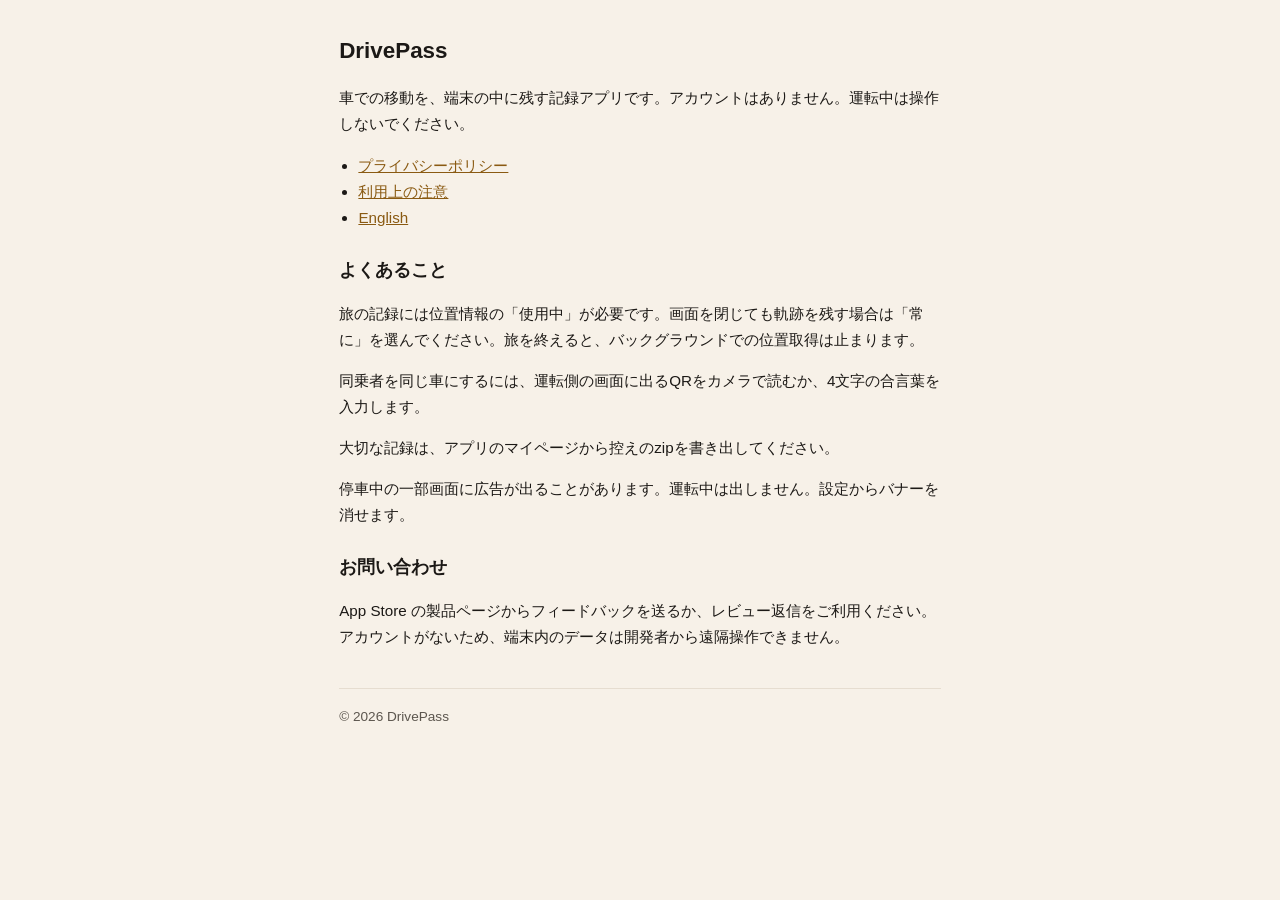
<file: index.html>
<!DOCTYPE html>
<html lang="ja">
<head>
  <meta charset="utf-8">
  <meta name="viewport" content="width=device-width, initial-scale=1">
  <title>DrivePass サポート</title>
  <meta name="description" content="DrivePassのサポート。プライバシーポリシーと利用上の注意。">
  <link rel="stylesheet" href="style.css">
</head>
<body>
  <h1>DrivePass</h1>
  <p>車での移動を、端末の中に残す記録アプリです。アカウントはありません。運転中は操作しないでください。</p>
  <ul>
    <li><a href="privacy.html">プライバシーポリシー</a></li>
    <li><a href="terms.html">利用上の注意</a></li>
    <li><a href="en/index.html">English</a></li>
  </ul>
  <h2>よくあること</h2>
  <p>旅の記録には位置情報の「使用中」が必要です。画面を閉じても軌跡を残す場合は「常に」を選んでください。旅を終えると、バックグラウンドでの位置取得は止まります。</p>
  <p>同乗者を同じ車にするには、運転側の画面に出るQRをカメラで読むか、4文字の合言葉を入力します。</p>
  <p>大切な記録は、アプリのマイページから控えのzipを書き出してください。</p>
  <p>停車中の一部画面に広告が出ることがあります。運転中は出しません。設定からバナーを消せます。</p>
  <h2>お問い合わせ</h2>
  <p>App Store の製品ページからフィードバックを送るか、レビュー返信をご利用ください。アカウントがないため、端末内のデータは開発者から遠隔操作できません。</p>
  <footer>© 2026 DrivePass</footer>
</body>
</html>
</file>
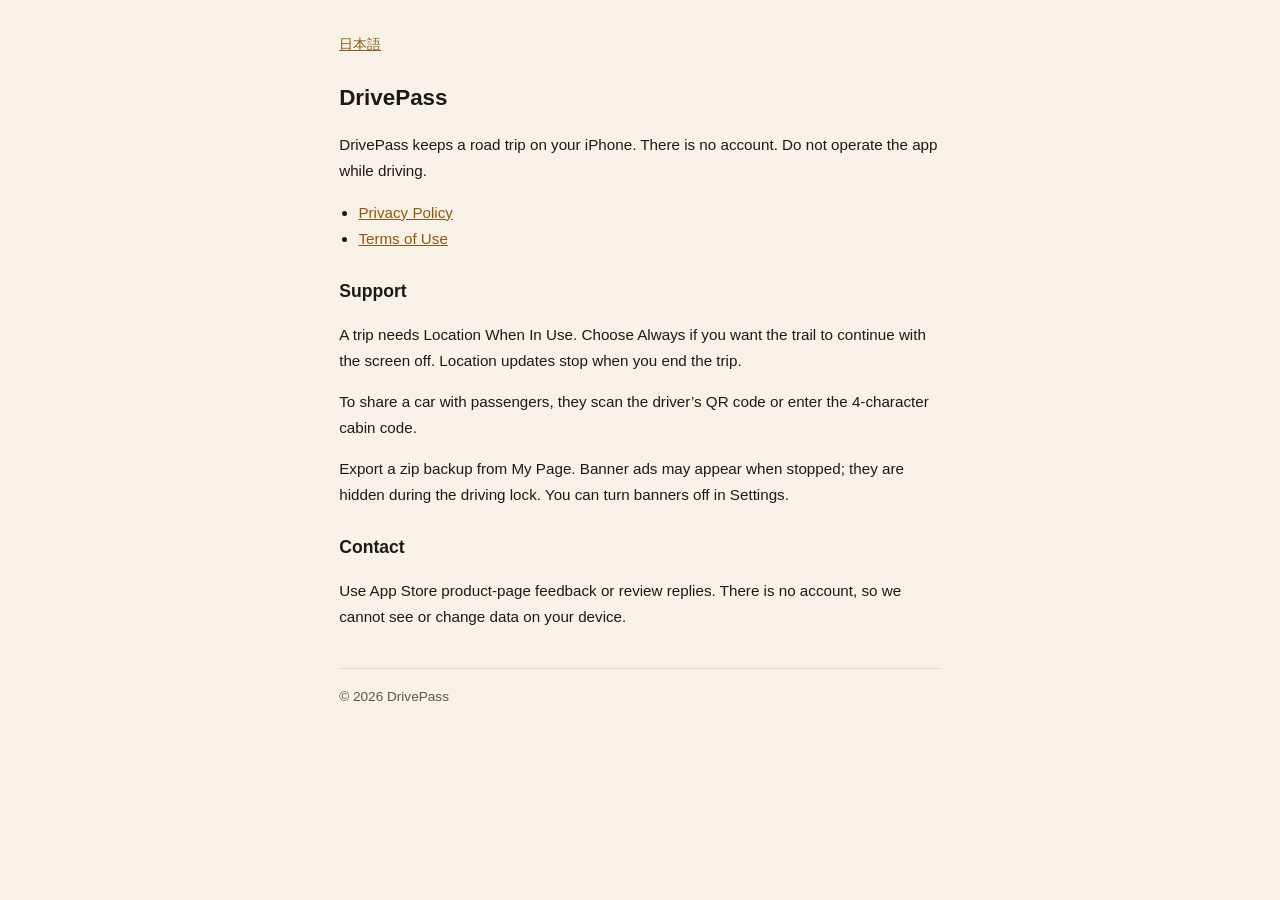
<file: en/index.html>
<!DOCTYPE html>
<html lang="en">
<head>
  <meta charset="utf-8">
  <meta name="viewport" content="width=device-width, initial-scale=1">
  <title>DrivePass Support</title>
  <link rel="stylesheet" href="../style.css">
</head>
<body>
  <nav><a href="../index.html">日本語</a></nav>
  <h1>DrivePass</h1>
  <p>DrivePass keeps a road trip on your iPhone. There is no account. Do not operate the app while driving.</p>
  <ul>
    <li><a href="privacy.html">Privacy Policy</a></li>
    <li><a href="terms.html">Terms of Use</a></li>
  </ul>
  <h2>Support</h2>
  <p>A trip needs Location When In Use. Choose Always if you want the trail to continue with the screen off. Location updates stop when you end the trip.</p>
  <p>To share a car with passengers, they scan the driver’s QR code or enter the 4-character cabin code.</p>
  <p>Export a zip backup from My Page. Banner ads may appear when stopped; they are hidden during the driving lock. You can turn banners off in Settings.</p>
  <h2>Contact</h2>
  <p>Use App Store product-page feedback or review replies. There is no account, so we cannot see or change data on your device.</p>
  <footer>© 2026 DrivePass</footer>
</body>
</html>
</file>
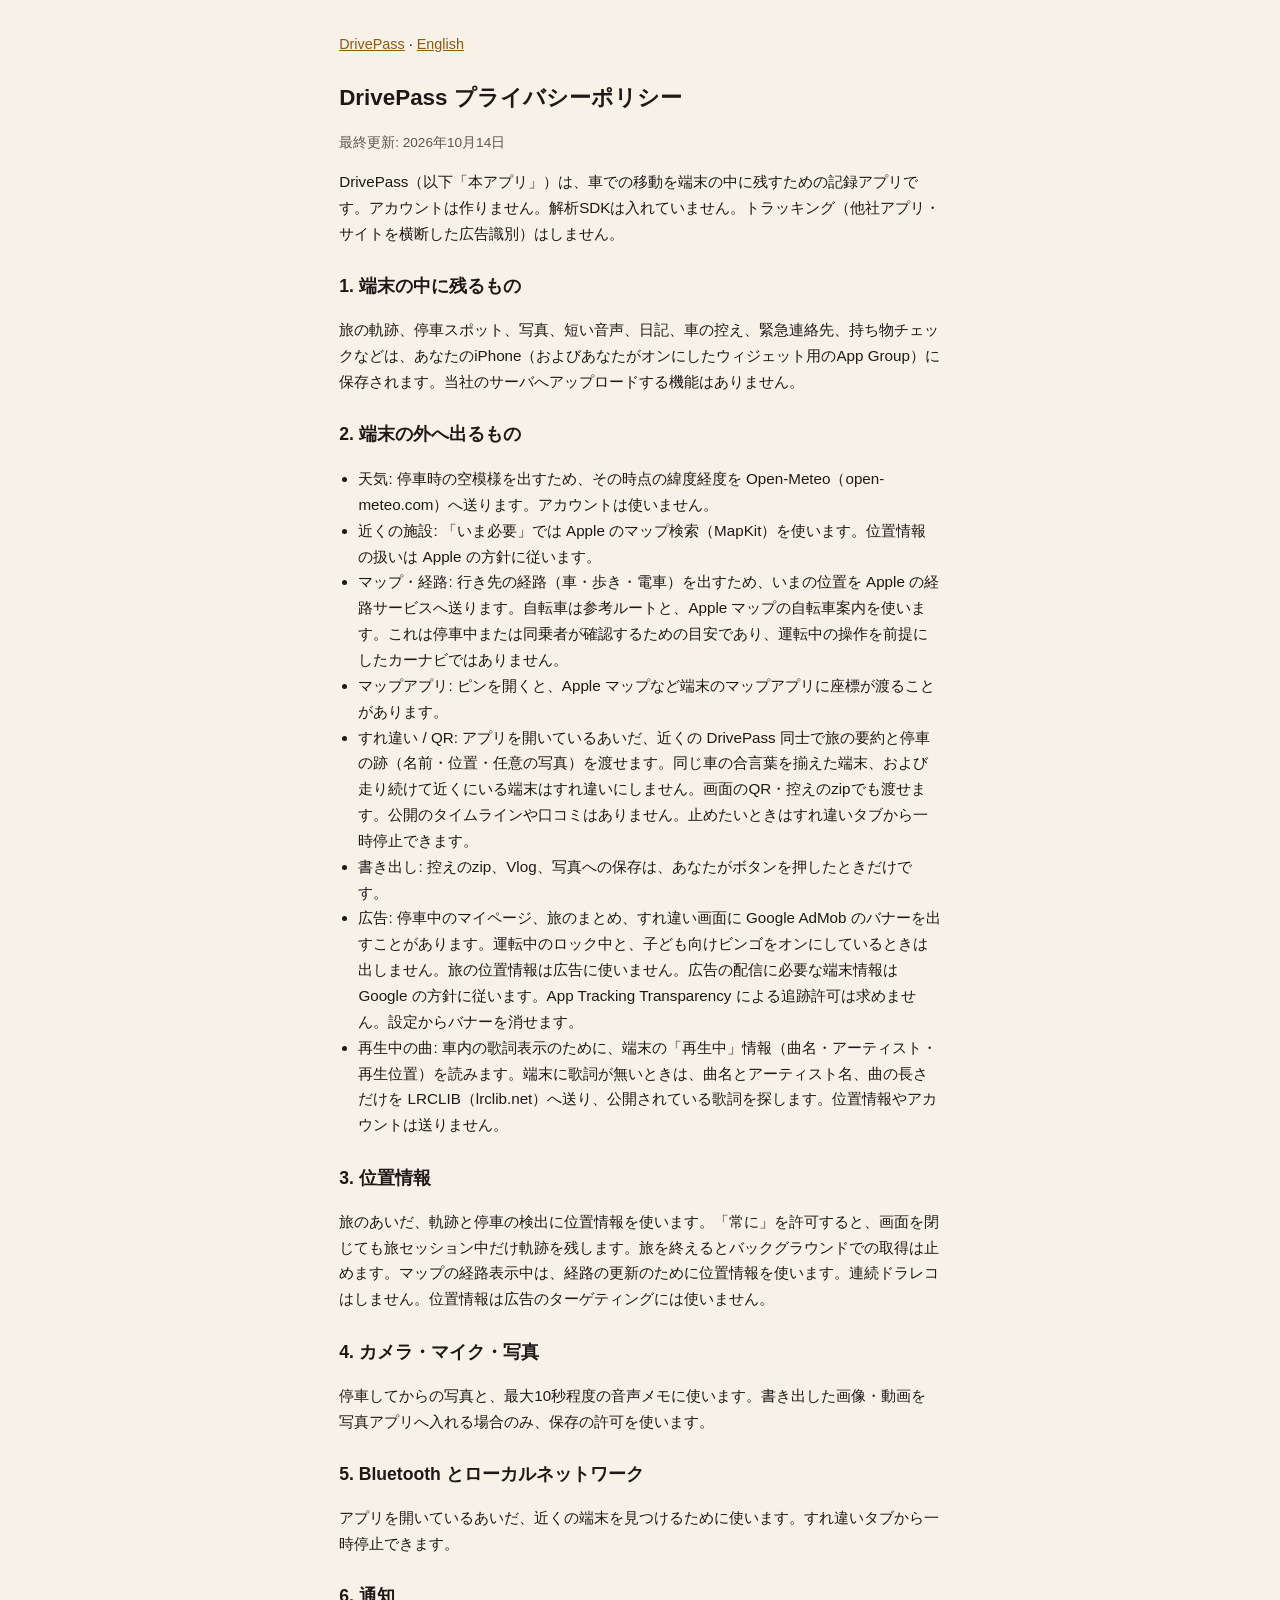
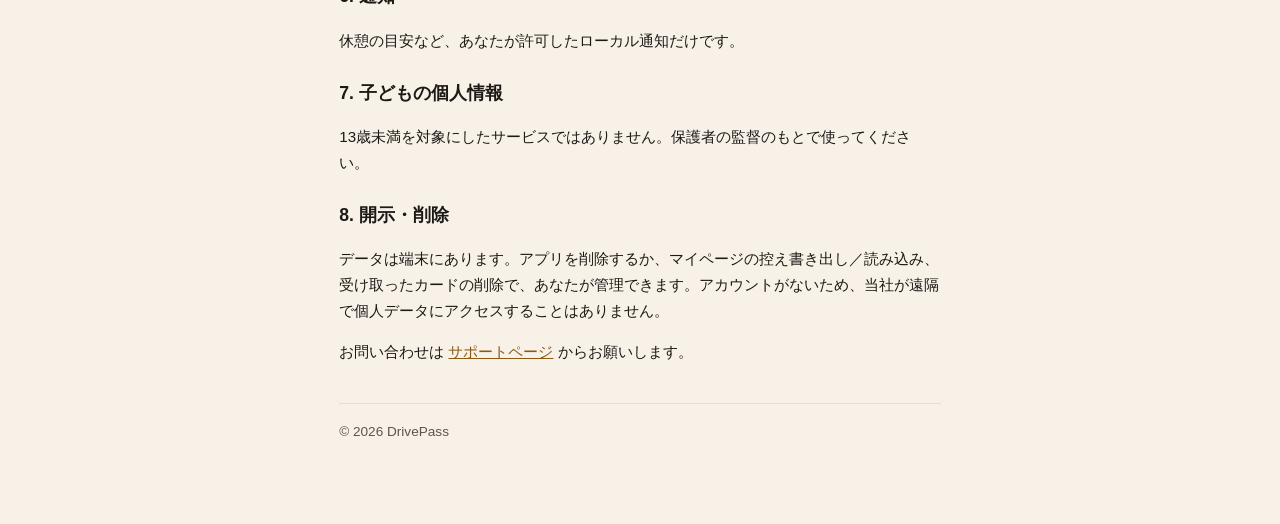
<file: privacy.html>
<!DOCTYPE html>
<html lang="ja">
<head>
  <meta charset="utf-8">
  <meta name="viewport" content="width=device-width, initial-scale=1">
  <title>DrivePass プライバシーポリシー</title>
  <link rel="stylesheet" href="style.css">
</head>
<body>
  <nav><a href="index.html">DrivePass</a> · <a href="en/privacy.html">English</a></nav>
  <h1>DrivePass プライバシーポリシー</h1>
  <p class="meta">最終更新: 2026年10月14日</p>
  <p>DrivePass（以下「本アプリ」）は、車での移動を端末の中に残すための記録アプリです。アカウントは作りません。解析SDKは入れていません。トラッキング（他社アプリ・サイトを横断した広告識別）はしません。</p>

  <h2>1. 端末の中に残るもの</h2>
  <p>旅の軌跡、停車スポット、写真、短い音声、日記、車の控え、緊急連絡先、持ち物チェックなどは、あなたのiPhone（およびあなたがオンにしたウィジェット用のApp Group）に保存されます。当社のサーバへアップロードする機能はありません。</p>

  <h2>2. 端末の外へ出るもの</h2>
  <ul>
    <li>天気: 停車時の空模様を出すため、その時点の緯度経度を Open-Meteo（open-meteo.com）へ送ります。アカウントは使いません。</li>
    <li>近くの施設: 「いま必要」では Apple のマップ検索（MapKit）を使います。位置情報の扱いは Apple の方針に従います。</li>
    <li>マップ・経路: 行き先の経路（車・歩き・電車）を出すため、いまの位置を Apple の経路サービスへ送ります。自転車は参考ルートと、Apple マップの自転車案内を使います。これは停車中または同乗者が確認するための目安であり、運転中の操作を前提にしたカーナビではありません。</li>
    <li>マップアプリ: ピンを開くと、Apple マップなど端末のマップアプリに座標が渡ることがあります。</li>
    <li>すれ違い / QR: アプリを開いているあいだ、近くの DrivePass 同士で旅の要約と停車の跡（名前・位置・任意の写真）を渡せます。同じ車の合言葉を揃えた端末、および走り続けて近くにいる端末はすれ違いにしません。画面のQR・控えのzipでも渡せます。公開のタイムラインや口コミはありません。止めたいときはすれ違いタブから一時停止できます。</li>
    <li>書き出し: 控えのzip、Vlog、写真への保存は、あなたがボタンを押したときだけです。</li>
    <li>広告: 停車中のマイページ、旅のまとめ、すれ違い画面に Google AdMob のバナーを出すことがあります。運転中のロック中と、子ども向けビンゴをオンにしているときは出しません。旅の位置情報は広告に使いません。広告の配信に必要な端末情報は Google の方針に従います。App Tracking Transparency による追跡許可は求めません。設定からバナーを消せます。</li>
    <li>再生中の曲: 車内の歌詞表示のために、端末の「再生中」情報（曲名・アーティスト・再生位置）を読みます。端末に歌詞が無いときは、曲名とアーティスト名、曲の長さだけを LRCLIB（lrclib.net）へ送り、公開されている歌詞を探します。位置情報やアカウントは送りません。</li>
  </ul>

  <h2>3. 位置情報</h2>
  <p>旅のあいだ、軌跡と停車の検出に位置情報を使います。「常に」を許可すると、画面を閉じても旅セッション中だけ軌跡を残します。旅を終えるとバックグラウンドでの取得は止めます。マップの経路表示中は、経路の更新のために位置情報を使います。連続ドラレコはしません。位置情報は広告のターゲティングには使いません。</p>

  <h2>4. カメラ・マイク・写真</h2>
  <p>停車してからの写真と、最大10秒程度の音声メモに使います。書き出した画像・動画を写真アプリへ入れる場合のみ、保存の許可を使います。</p>

  <h2>5. Bluetooth とローカルネットワーク</h2>
  <p>アプリを開いているあいだ、近くの端末を見つけるために使います。すれ違いタブから一時停止できます。</p>

  <h2>6. 通知</h2>
  <p>休憩の目安など、あなたが許可したローカル通知だけです。</p>

  <h2>7. 子どもの個人情報</h2>
  <p>13歳未満を対象にしたサービスではありません。保護者の監督のもとで使ってください。</p>

  <h2>8. 開示・削除</h2>
  <p>データは端末にあります。アプリを削除するか、マイページの控え書き出し／読み込み、受け取ったカードの削除で、あなたが管理できます。アカウントがないため、当社が遠隔で個人データにアクセスすることはありません。</p>
  <p>お問い合わせは <a href="index.html">サポートページ</a> からお願いします。</p>
  <footer>© 2026 DrivePass</footer>
</body>
</html>
</file>
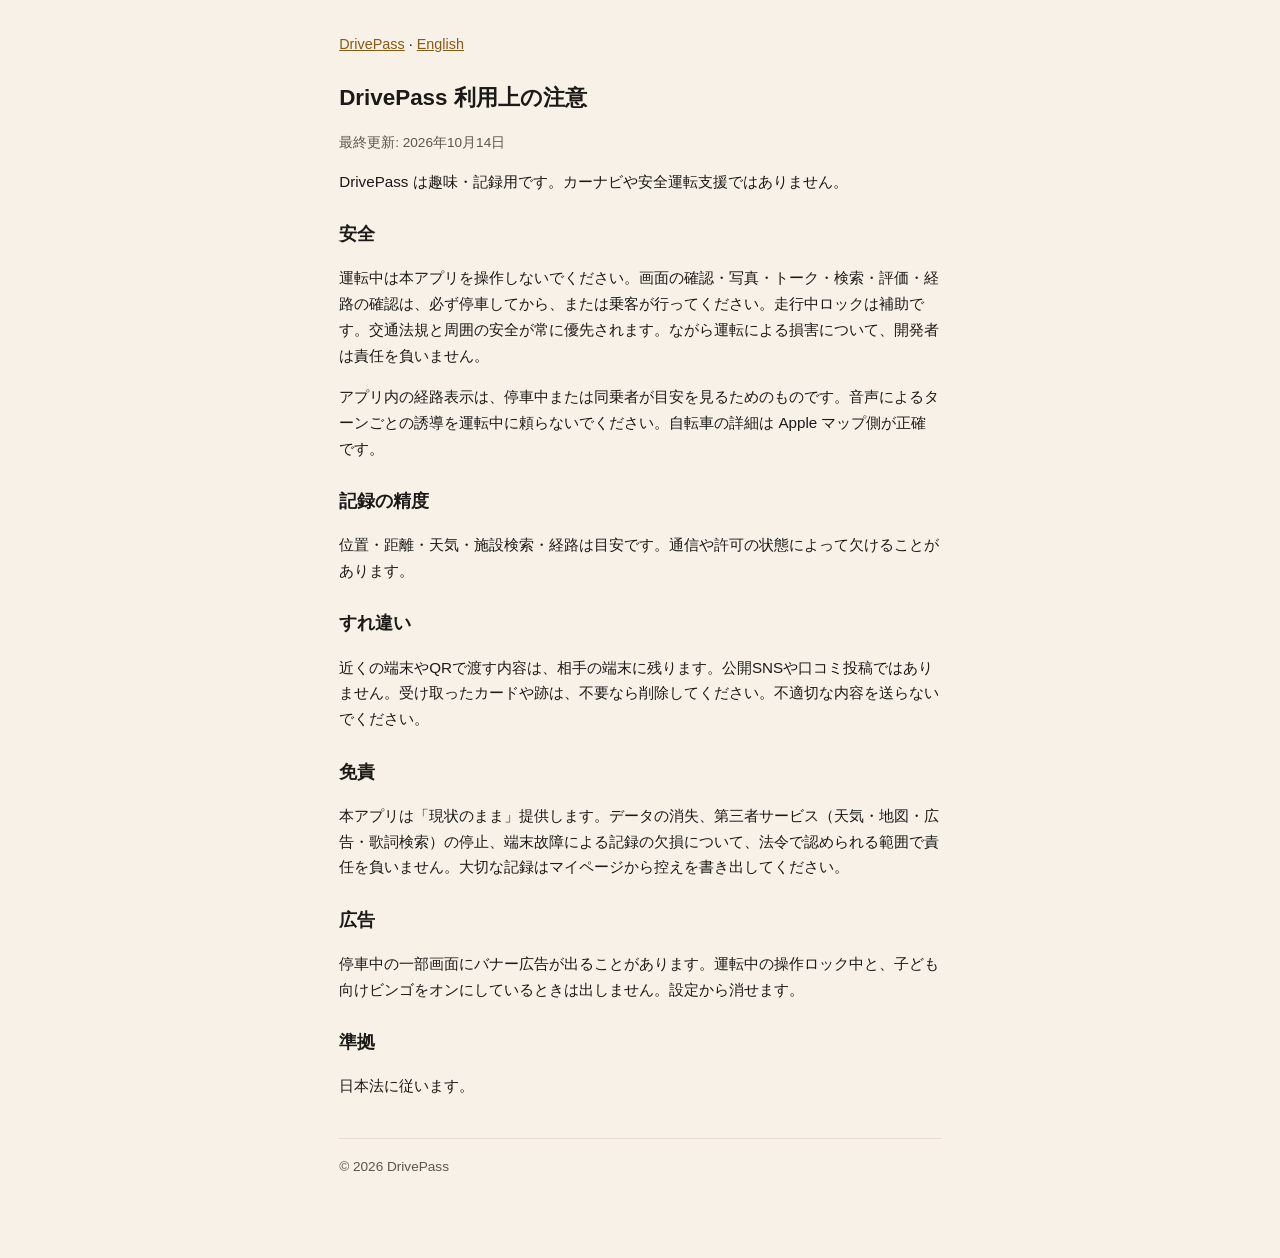
<file: terms.html>
<!DOCTYPE html>
<html lang="ja">
<head>
  <meta charset="utf-8">
  <meta name="viewport" content="width=device-width, initial-scale=1">
  <title>DrivePass 利用上の注意</title>
  <link rel="stylesheet" href="style.css">
</head>
<body>
  <nav><a href="index.html">DrivePass</a> · <a href="en/terms.html">English</a></nav>
  <h1>DrivePass 利用上の注意</h1>
  <p class="meta">最終更新: 2026年10月14日</p>
  <p>DrivePass は趣味・記録用です。カーナビや安全運転支援ではありません。</p>

  <h2>安全</h2>
  <p>運転中は本アプリを操作しないでください。画面の確認・写真・トーク・検索・評価・経路の確認は、必ず停車してから、または乗客が行ってください。走行中ロックは補助です。交通法規と周囲の安全が常に優先されます。ながら運転による損害について、開発者は責任を負いません。</p>
  <p>アプリ内の経路表示は、停車中または同乗者が目安を見るためのものです。音声によるターンごとの誘導を運転中に頼らないでください。自転車の詳細は Apple マップ側が正確です。</p>

  <h2>記録の精度</h2>
  <p>位置・距離・天気・施設検索・経路は目安です。通信や許可の状態によって欠けることがあります。</p>

  <h2>すれ違い</h2>
  <p>近くの端末やQRで渡す内容は、相手の端末に残ります。公開SNSや口コミ投稿ではありません。受け取ったカードや跡は、不要なら削除してください。不適切な内容を送らないでください。</p>

  <h2>免責</h2>
  <p>本アプリは「現状のまま」提供します。データの消失、第三者サービス（天気・地図・広告・歌詞検索）の停止、端末故障による記録の欠損について、法令で認められる範囲で責任を負いません。大切な記録はマイページから控えを書き出してください。</p>

  <h2>広告</h2>
  <p>停車中の一部画面にバナー広告が出ることがあります。運転中の操作ロック中と、子ども向けビンゴをオンにしているときは出しません。設定から消せます。</p>

  <h2>準拠</h2>
  <p>日本法に従います。</p>
  <footer>© 2026 DrivePass</footer>
</body>
</html>
</file>
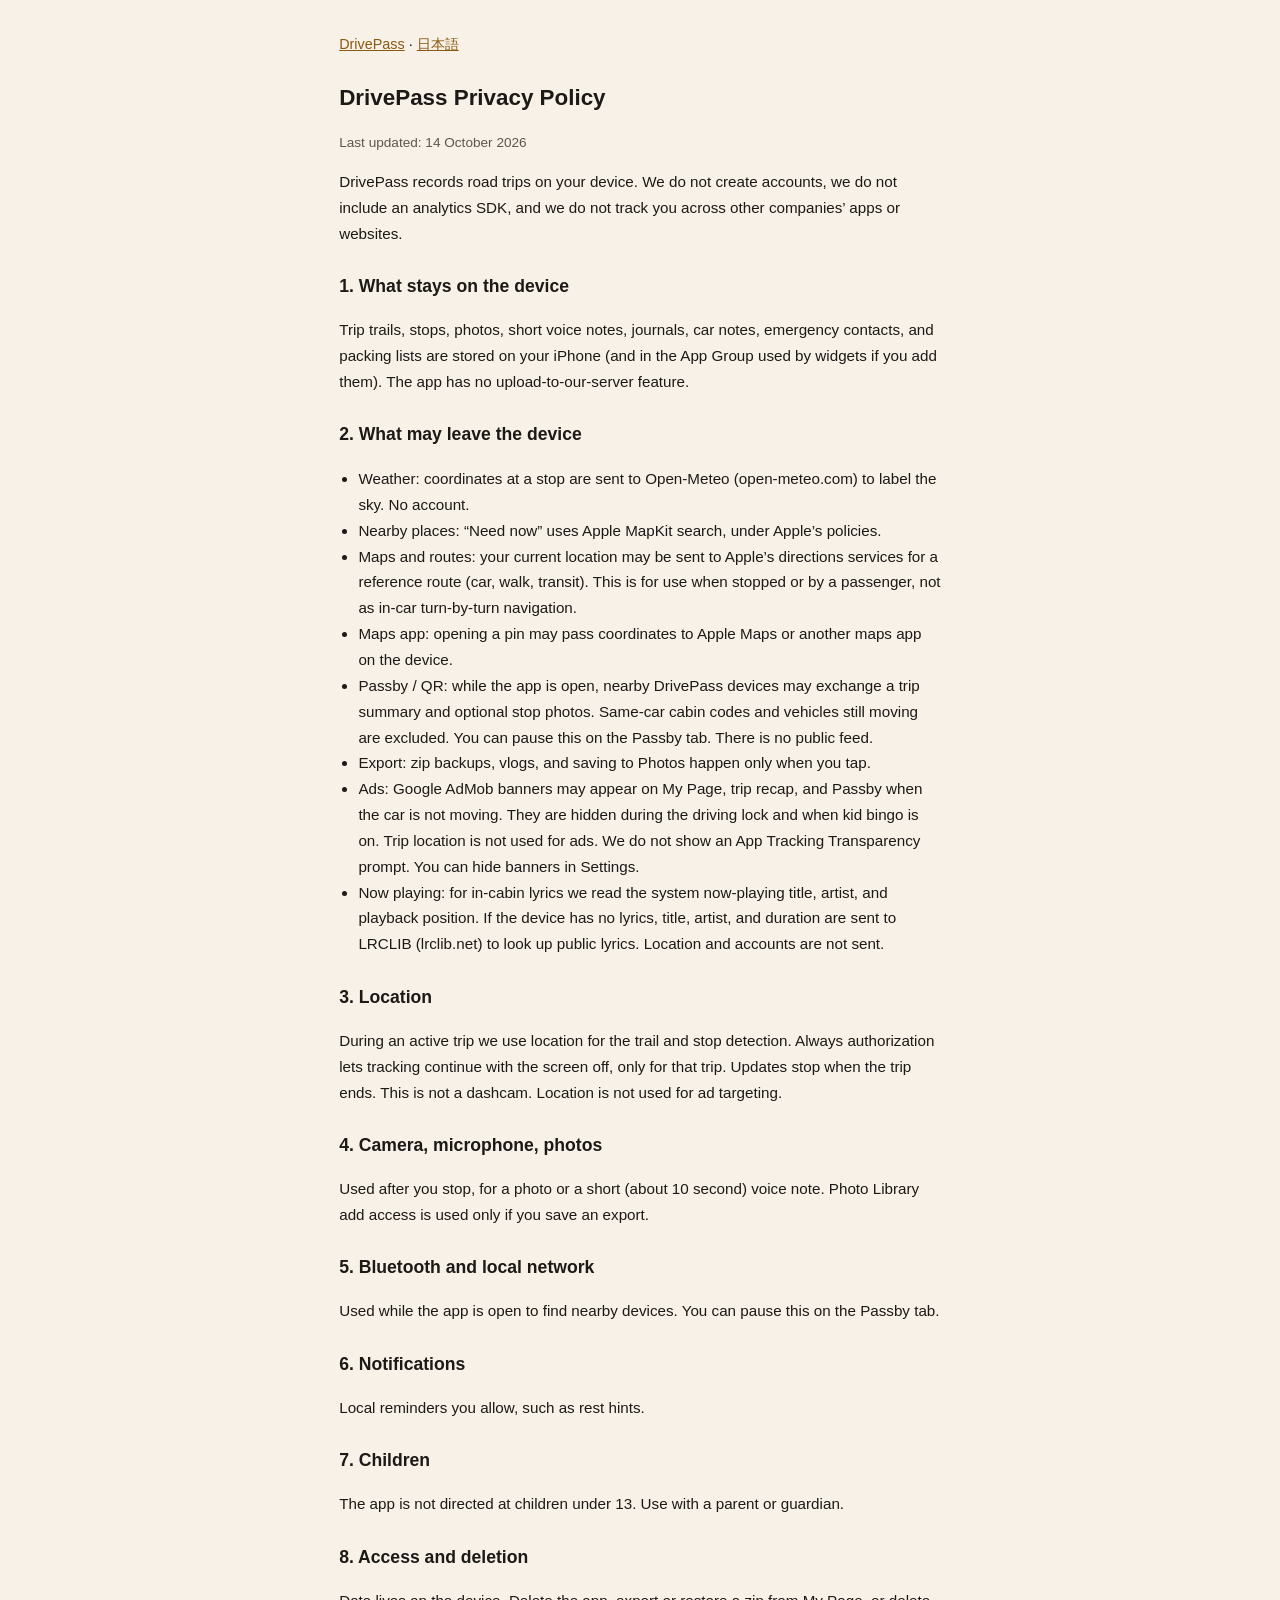
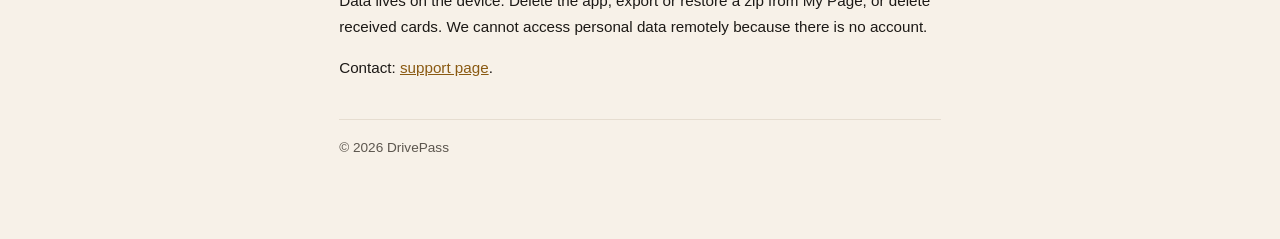
<file: en/privacy.html>
<!DOCTYPE html>
<html lang="en">
<head>
  <meta charset="utf-8">
  <meta name="viewport" content="width=device-width, initial-scale=1">
  <title>DrivePass Privacy Policy</title>
  <link rel="stylesheet" href="../style.css">
</head>
<body>
  <nav><a href="index.html">DrivePass</a> · <a href="../privacy.html">日本語</a></nav>
  <h1>DrivePass Privacy Policy</h1>
  <p class="meta">Last updated: 14 October 2026</p>
  <p>DrivePass records road trips on your device. We do not create accounts, we do not include an analytics SDK, and we do not track you across other companies’ apps or websites.</p>

  <h2>1. What stays on the device</h2>
  <p>Trip trails, stops, photos, short voice notes, journals, car notes, emergency contacts, and packing lists are stored on your iPhone (and in the App Group used by widgets if you add them). The app has no upload-to-our-server feature.</p>

  <h2>2. What may leave the device</h2>
  <ul>
    <li>Weather: coordinates at a stop are sent to Open-Meteo (open-meteo.com) to label the sky. No account.</li>
    <li>Nearby places: “Need now” uses Apple MapKit search, under Apple’s policies.</li>
    <li>Maps and routes: your current location may be sent to Apple’s directions services for a reference route (car, walk, transit). This is for use when stopped or by a passenger, not as in-car turn-by-turn navigation.</li>
    <li>Maps app: opening a pin may pass coordinates to Apple Maps or another maps app on the device.</li>
    <li>Passby / QR: while the app is open, nearby DrivePass devices may exchange a trip summary and optional stop photos. Same-car cabin codes and vehicles still moving are excluded. You can pause this on the Passby tab. There is no public feed.</li>
    <li>Export: zip backups, vlogs, and saving to Photos happen only when you tap.</li>
    <li>Ads: Google AdMob banners may appear on My Page, trip recap, and Passby when the car is not moving. They are hidden during the driving lock and when kid bingo is on. Trip location is not used for ads. We do not show an App Tracking Transparency prompt. You can hide banners in Settings.</li>
    <li>Now playing: for in-cabin lyrics we read the system now-playing title, artist, and playback position. If the device has no lyrics, title, artist, and duration are sent to LRCLIB (lrclib.net) to look up public lyrics. Location and accounts are not sent.</li>
  </ul>

  <h2>3. Location</h2>
  <p>During an active trip we use location for the trail and stop detection. Always authorization lets tracking continue with the screen off, only for that trip. Updates stop when the trip ends. This is not a dashcam. Location is not used for ad targeting.</p>

  <h2>4. Camera, microphone, photos</h2>
  <p>Used after you stop, for a photo or a short (about 10 second) voice note. Photo Library add access is used only if you save an export.</p>

  <h2>5. Bluetooth and local network</h2>
  <p>Used while the app is open to find nearby devices. You can pause this on the Passby tab.</p>

  <h2>6. Notifications</h2>
  <p>Local reminders you allow, such as rest hints.</p>

  <h2>7. Children</h2>
  <p>The app is not directed at children under 13. Use with a parent or guardian.</p>

  <h2>8. Access and deletion</h2>
  <p>Data lives on the device. Delete the app, export or restore a zip from My Page, or delete received cards. We cannot access personal data remotely because there is no account.</p>
  <p>Contact: <a href="index.html">support page</a>.</p>
  <footer>© 2026 DrivePass</footer>
</body>
</html>
</file>
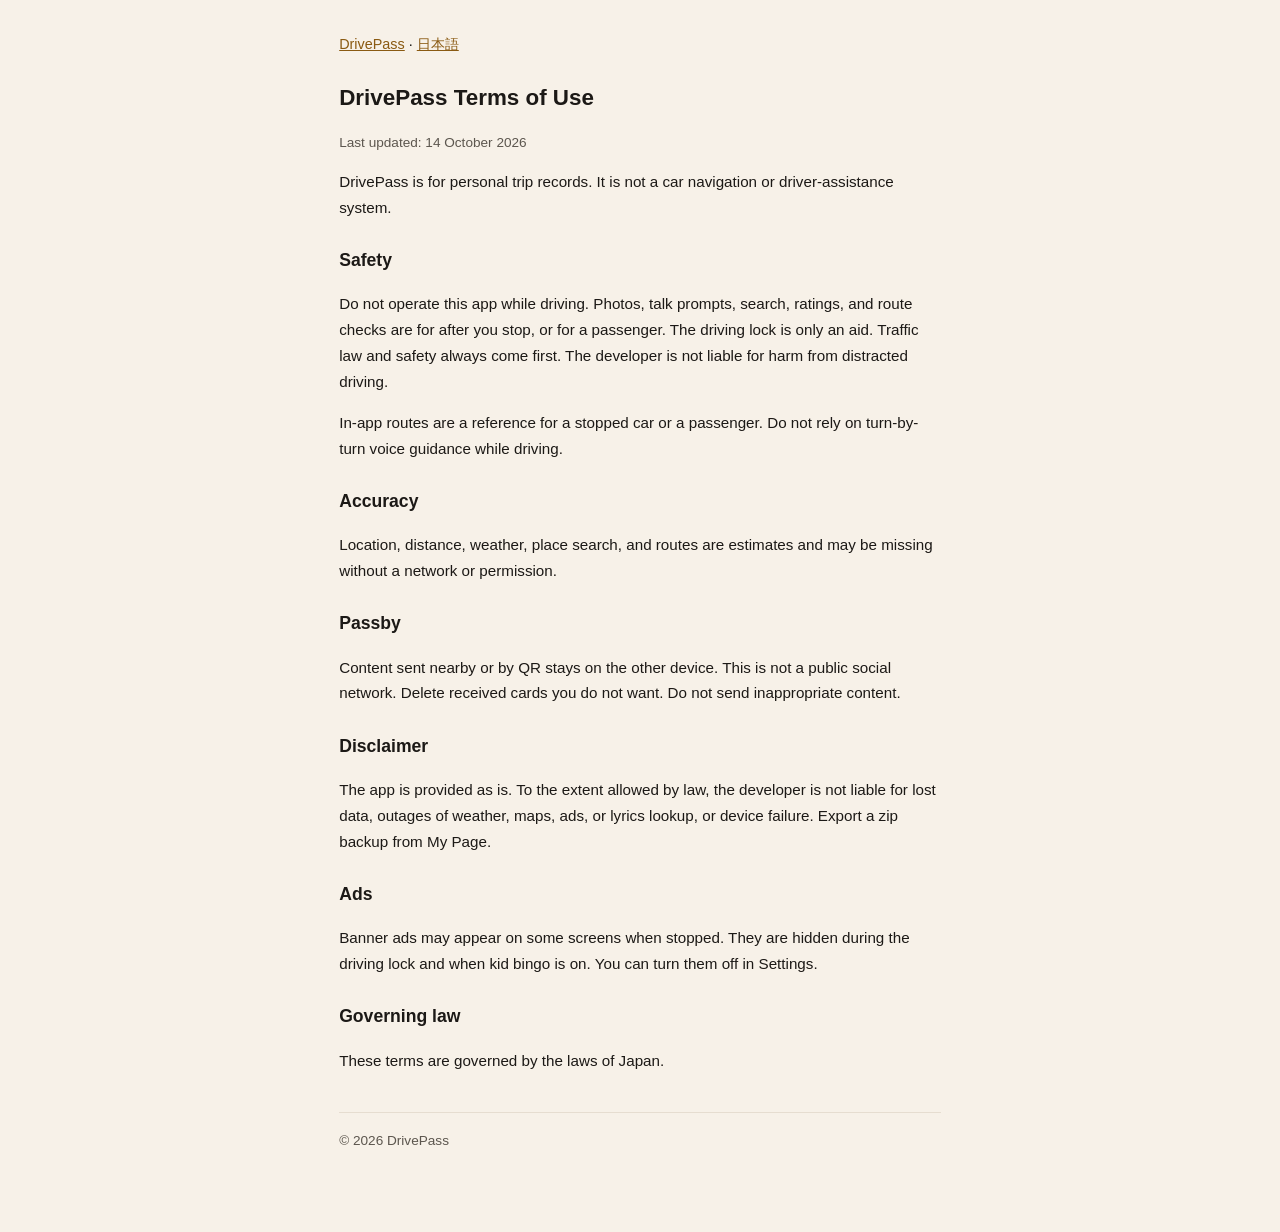
<file: en/terms.html>
<!DOCTYPE html>
<html lang="en">
<head>
  <meta charset="utf-8">
  <meta name="viewport" content="width=device-width, initial-scale=1">
  <title>DrivePass Terms of Use</title>
  <link rel="stylesheet" href="../style.css">
</head>
<body>
  <nav><a href="index.html">DrivePass</a> · <a href="../terms.html">日本語</a></nav>
  <h1>DrivePass Terms of Use</h1>
  <p class="meta">Last updated: 14 October 2026</p>
  <p>DrivePass is for personal trip records. It is not a car navigation or driver-assistance system.</p>

  <h2>Safety</h2>
  <p>Do not operate this app while driving. Photos, talk prompts, search, ratings, and route checks are for after you stop, or for a passenger. The driving lock is only an aid. Traffic law and safety always come first. The developer is not liable for harm from distracted driving.</p>
  <p>In-app routes are a reference for a stopped car or a passenger. Do not rely on turn-by-turn voice guidance while driving.</p>

  <h2>Accuracy</h2>
  <p>Location, distance, weather, place search, and routes are estimates and may be missing without a network or permission.</p>

  <h2>Passby</h2>
  <p>Content sent nearby or by QR stays on the other device. This is not a public social network. Delete received cards you do not want. Do not send inappropriate content.</p>

  <h2>Disclaimer</h2>
  <p>The app is provided as is. To the extent allowed by law, the developer is not liable for lost data, outages of weather, maps, ads, or lyrics lookup, or device failure. Export a zip backup from My Page.</p>

  <h2>Ads</h2>
  <p>Banner ads may appear on some screens when stopped. They are hidden during the driving lock and when kid bingo is on. You can turn them off in Settings.</p>

  <h2>Governing law</h2>
  <p>These terms are governed by the laws of Japan.</p>
  <footer>© 2026 DrivePass</footer>
</body>
</html>
</file>
<file: style.css>
:root {
  --ink: #1c1916;
  --muted: #5c564e;
  --link: #8a5a12;
  --line: #e6ddd0;
  --paper: #f7f1e8;
}
* { box-sizing: border-box; }
body {
  font-family: -apple-system, BlinkMacSystemFont, "Hiragino Sans", "Hiragino Kaku Gothic ProN", sans-serif;
  max-width: 40rem;
  margin: 2rem auto;
  padding: 0 1.2rem 3rem;
  line-height: 1.7;
  color: var(--ink);
  background: var(--paper);
}
h1 { font-size: 1.4rem; margin-bottom: 0.4rem; }
h2 { font-size: 1.1rem; margin-top: 1.6rem; }
p, li { font-size: 0.95rem; }
a { color: var(--link); }
nav { font-size: 0.9rem; margin-bottom: 1.4rem; }
.meta { color: var(--muted); font-size: 0.85rem; }
footer {
  margin-top: 2.4rem;
  padding-top: 1rem;
  border-top: 1px solid var(--line);
  color: var(--muted);
  font-size: 0.85rem;
}
ul { padding-left: 1.2rem; }
</file>
